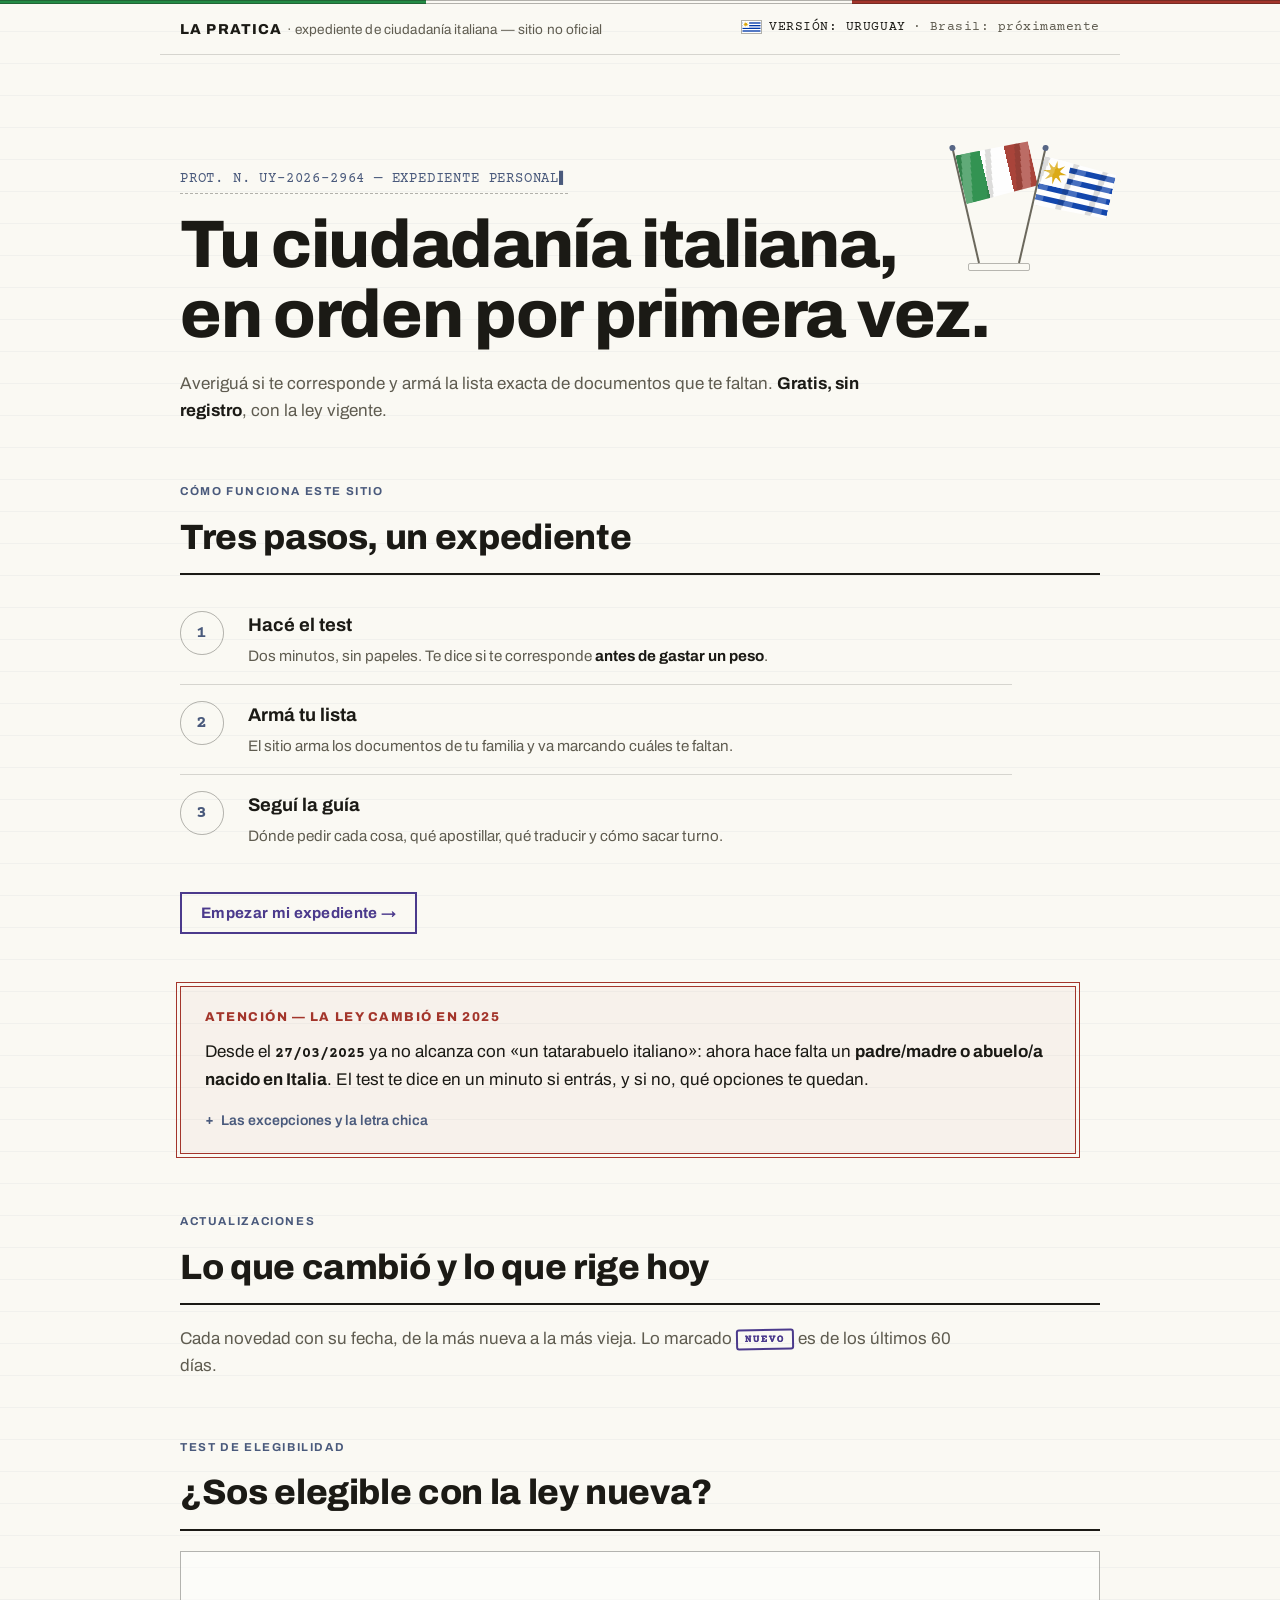
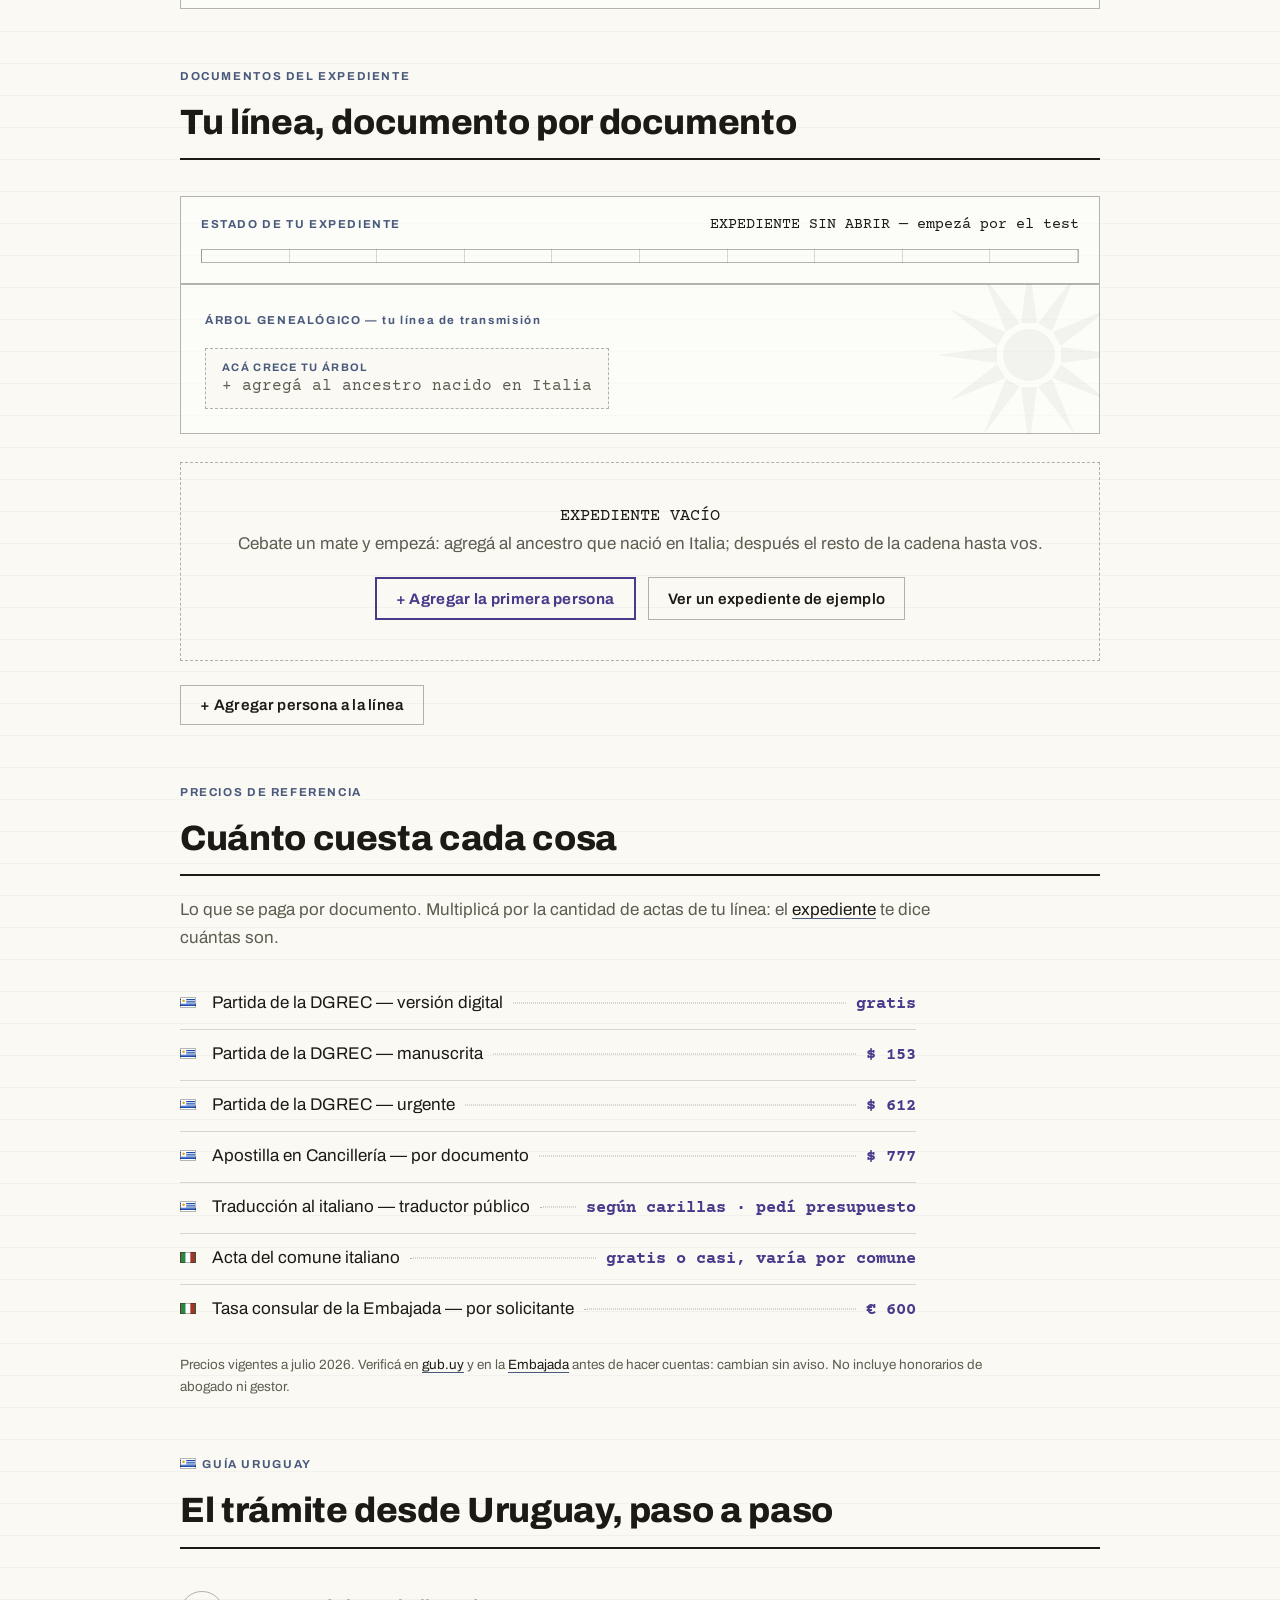
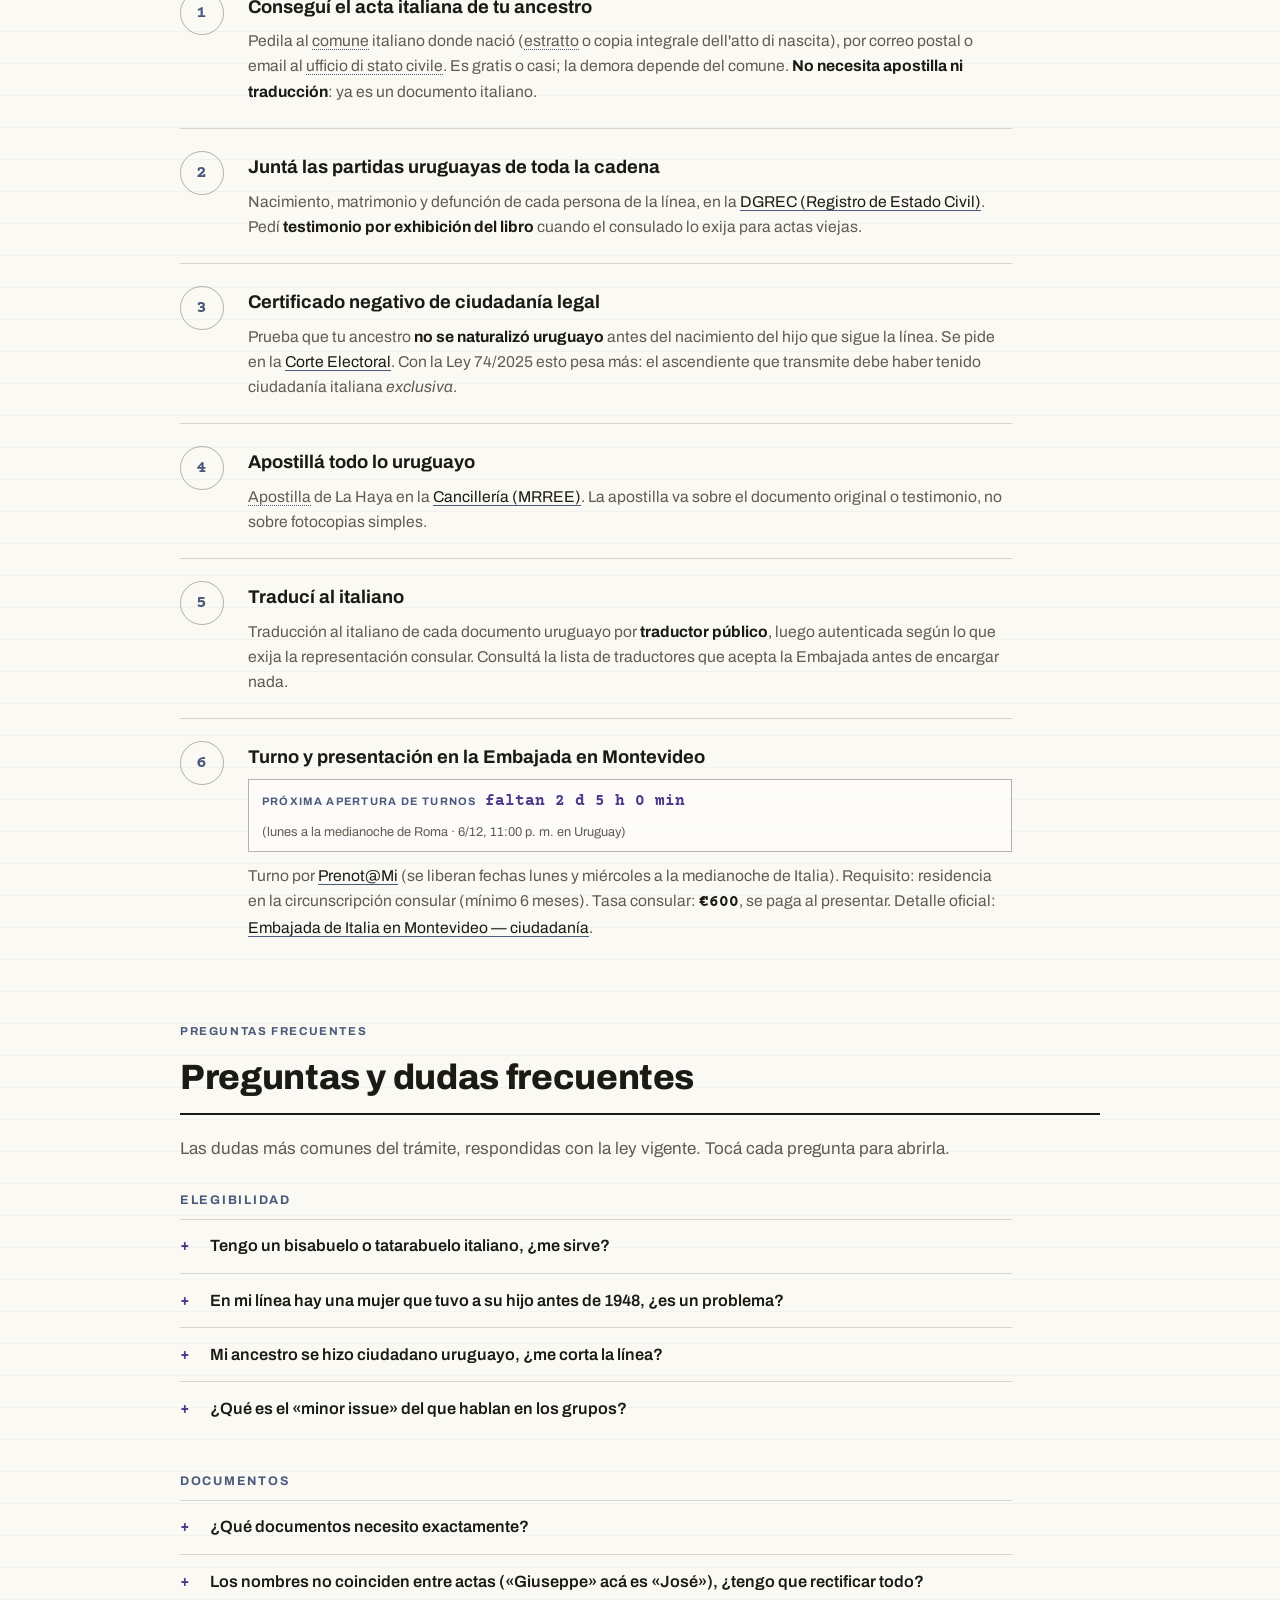
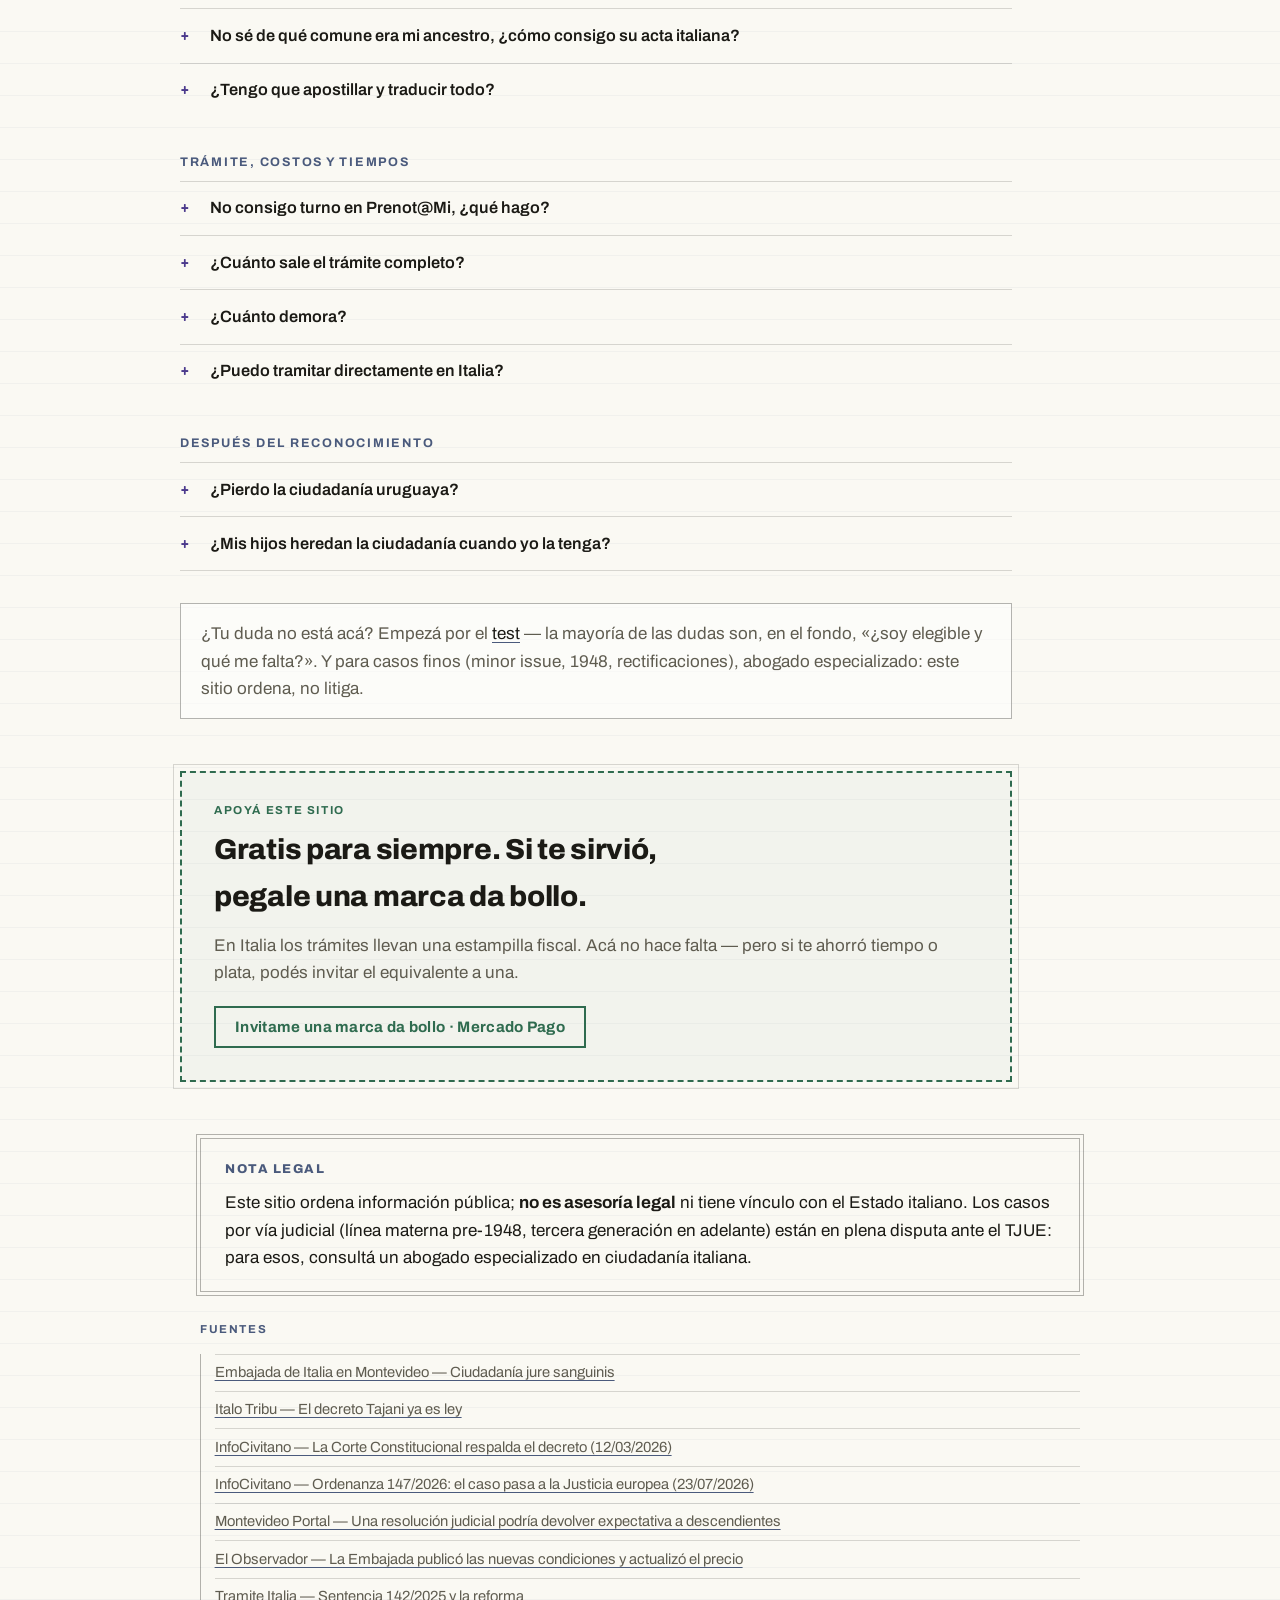
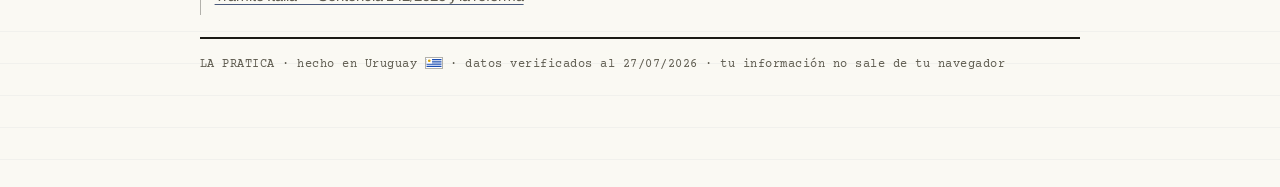
<file: src/secciones.html>
<!doctype html>
<!--
THESIS: el trámite de ciudadanía es un expediente, y este sitio ES el expediente:
una pratica del registro civil italiano que el usuario completa y estampa.
Refusa el scaffold SaaS de cards con icono+título+texto y el hero-metric.

OWN-WORLD: papel de formulario #FAF9F3, fincature hairline, labels preimpresos
azul-grisáceo (Archivo caps), datos dactilografiados (Courier Prime), sellos de
goma violeta/verde/rojo con rotación leve. Tricolor solo como filete fino.

STORY: llego perdido → el test me dice si soy elegible bajo la Ley 74/2025 →
armo mi línea de ancestros → veo exactamente qué acta falta, cuál apostillar,
cuál traducir → sigo la guía Uruguay con fuentes oficiales.

FIRST VIEWPORT: intestazione con filete tricolor y protocolo tipeado, título
grande, riepilogo de progreso como regla, dos acciones: test y fascicolo.

FORM: modulística del registro civil italiano; índice 4 de mi lista ordenada;
staging propio (formulario secuencial, no light-table); seed 94ee5aff.
-->
<html lang="es">
<head>
<meta charset="utf-8">
<meta name="viewport" content="width=device-width, initial-scale=1">
<title>La Pratica — Tracker de ciudadanía italiana por descendencia · Uruguay</title>
<meta name="description" content="Test de elegibilidad bajo la Ley 74/2025, tracker de documentos (apostillas y traducciones incluidas) y guía completa del trámite de ciudadanía italiana desde Uruguay.">
<link rel="preconnect" href="https://fonts.googleapis.com">
<link rel="preconnect" href="https://fonts.gstatic.com" crossorigin>
<link href="https://fonts.googleapis.com/css2?family=Archivo:wght@400;500;600;700;800&family=Courier+Prime:wght@400;700&display=swap" rel="stylesheet">
<link rel="stylesheet" href="styles.css">
<link rel="icon" href="data:image/svg+xml,<svg xmlns='http://www.w3.org/2000/svg' viewBox='0 0 100 100'><rect width='33' height='100' fill='%23238B45'/><rect x='33' width='34' height='100' fill='%23FAF9F3'/><rect x='67' width='33' height='100' fill='%23A3352B'/></svg>">
</head>
<body>

<header class="testata">
  <div class="tricolore" aria-hidden="true"></div>
  <div class="testata-riga">
    <p class="marchio">LA PRATICA <span class="marchio-sub">· expediente de ciudadanía italiana — sitio no oficial</span></p>
    <p class="paese mono"><svg class="bandiera" viewBox="0 0 27 18" aria-label="Bandera de Uruguay" role="img"><rect width="27" height="18" fill="#fff"/><g fill="#0038A8"><rect y="2" width="27" height="2"/><rect y="6" width="27" height="2"/><rect y="10" width="27" height="2"/><rect y="14" width="27" height="2"/></g><rect width="10" height="10" fill="#fff"/><g transform="translate(5,5)" fill="#D9A404"><g id="rayos"><path d="M0-4.6 L.5-1.5 L-.5-1.5 Z"/><path d="M0-4.6 L.5-1.5 L-.5-1.5 Z" transform="rotate(45)"/><path d="M0-4.6 L.5-1.5 L-.5-1.5 Z" transform="rotate(90)"/><path d="M0-4.6 L.5-1.5 L-.5-1.5 Z" transform="rotate(135)"/><path d="M0-4.6 L.5-1.5 L-.5-1.5 Z" transform="rotate(180)"/><path d="M0-4.6 L.5-1.5 L-.5-1.5 Z" transform="rotate(225)"/><path d="M0-4.6 L.5-1.5 L-.5-1.5 Z" transform="rotate(270)"/><path d="M0-4.6 L.5-1.5 L-.5-1.5 Z" transform="rotate(315)"/></g><circle r="2.1"/></g></svg> VERSIÓN: URUGUAY <span class="paese-prossimo">· Brasil: próximamente</span></p>
  </div>
</header>

<main>

<!-- ══════════ INTESTAZIONE / HERO ══════════ -->
<section class="hero" aria-labelledby="hero-titolo">
  <div class="scrivania" id="scrivania" aria-hidden="true">
    <div class="asta asta-it"><span class="drappo drappo-it"></span></div>
    <div class="asta asta-uy"><span class="drappo drappo-uy"></span></div>
    <span class="peana"></span>
  </div>
  <p class="protocollo mono" id="protocollo" aria-live="off">PROT. N. —</p>
  <h1 id="hero-titolo">Tu ciudadanía italiana,<br>en orden por primera vez.</h1>
  <p class="hero-sotto">Averiguá si te corresponde y armá la lista exacta de documentos que te faltan.
  <strong>Gratis, sin registro</strong>, con la ley vigente.</p>

</section>

<!-- ══════════ ISTRUZIONI — CÓMO FUNCIONA ══════════ -->
<section class="modulo" aria-labelledby="come-titolo">
  <div class="modulo-intestazione">
    <span class="etichetta">CÓMO FUNCIONA ESTE SITIO</span>
    <h2 id="come-titolo">Tres pasos, un expediente</h2>
  </div>
  <ol class="passi passi-breves">
    <li class="passo">
      <h3>Hacé el test</h3>
      <p>Dos minutos, sin papeles. Te dice si te corresponde <strong>antes de gastar un peso</strong>.</p>
    </li>
    <li class="passo">
      <h3>Armá tu lista</h3>
      <p>El sitio arma los documentos de tu familia y va marcando cuáles te faltan.</p>
    </li>
    <li class="passo">
      <h3>Seguí la guía</h3>
      <p>Dónde pedir cada cosa, qué apostillar, qué traducir y cómo sacar turno.</p>
    </li>
  </ol>

  <div class="hero-azioni istruzioni-azione">
    <a class="bottone bottone-timbro" href="mi-expediente.html">Empezar mi expediente →</a>
  </div>
</section>

<!-- ══════════ AVVISO LEY 74/2025 ══════════ -->
<section class="modulo" aria-labelledby="avviso-titolo">
  <div class="avviso">
    <p class="avviso-capo" id="avviso-titolo">ATENCIÓN — LA LEY CAMBIÓ EN 2025</p>
    <p>Desde el <strong class="mono">27/03/2025</strong> ya no alcanza con «un tatarabuelo italiano»:
    ahora hace falta un <strong>padre/madre o abuelo/a nacido en Italia</strong>. El test te dice
    en un minuto si entrás, y si no, qué opciones te quedan.</p>
    <details class="mas">
      <summary>Las excepciones y la letra chica</summary>
      <p>También entrás si tu padre o madre, ya siendo ciudadano italiano, vivió legalmente en Italia
      dos años seguidos antes de que nacieras. Y si presentaste la solicitud o tenías turno con la
      documentación pronta antes del 27/03/2025, seguís con las reglas viejas, sin límite de generaciones.
      La cronología completa y las novedades están en
      <a href="ley-74-2025.html#actualizaciones">Actualizaciones</a>.</p>
    </details>
  </div>
</section>

<!-- ══════════ BOLLETTINO — ACTUALIZACIONES ══════════ -->
<section class="modulo" id="actualizaciones" aria-labelledby="bollettino-titolo">
  <div class="modulo-intestazione">
    <span class="etichetta">ACTUALIZACIONES</span>
    <h2 id="bollettino-titolo">Lo que cambió y lo que rige hoy</h2>
  </div>
  <p class="modulo-nota">Cada novedad con su fecha, de la más nueva a la más vieja. Lo marcado
  <span class="timbro timbro-obtenida timbro-inline">NUEVO</span> es de los últimos 60 días.</p>
  <div id="bollettino-lista"></div>
</section>

<!-- ══════════ MOD. A — TEST DE ELEGIBILIDAD ══════════ -->
<section class="modulo" id="test" aria-labelledby="test-titolo">
  <div class="modulo-intestazione">
    <span class="etichetta">TEST DE ELEGIBILIDAD</span>
    <h2 id="test-titolo">¿Sos elegible con la ley nueva?</h2>
  </div>
  <div class="quadro" id="quiz">
    <!-- JS renderea las preguntas acá -->
  </div>
</section>

<!-- ══════════ FASCICOLO — TRACKER ══════════ -->
<section class="modulo" id="fascicolo" aria-labelledby="fascicolo-titolo">
  <div class="modulo-intestazione">
    <span class="etichetta">DOCUMENTOS DEL EXPEDIENTE</span>
    <h2 id="fascicolo-titolo">Tu línea, documento por documento</h2>
    <p class="print-solo mono" id="print-testata"></p>
  </div>
  <div class="riepilogo" id="riepilogo">
    <div class="riepilogo-testa">
      <span class="etichetta">ESTADO DE TU EXPEDIENTE</span>
      <span class="mono riepilogo-count" id="riepilogo-count">0 / 0 documentos listos</span>
    </div>
    <div class="regola" role="progressbar" aria-label="Progreso del expediente" aria-valuemin="0" aria-valuemax="100" aria-valuenow="0" id="regola">
      <div class="regola-fill" id="regola-fill"></div>
    </div>
  </div>

  <div id="demo-avviso"></div>

  <div id="diligenza"></div>

  <div class="albero-quadro">
    <span class="etichetta">ÁRBOL GENEALÓGICO — tu línea de transmisión</span>
    <div id="albero"></div>
  </div>

  <div id="persone"></div>

  <div class="fascicolo-azioni">
    <button class="bottone" id="agg-persona" type="button">+ Agregar persona a la línea</button>
  </div>
</section>

<!-- ══════════ COMPUTO — CALCULADORA DE COSTOS ══════════ -->
<section class="modulo" id="costi" aria-labelledby="costi-titolo">
  <div class="modulo-intestazione">
    <span class="etichetta">PRECIOS DE REFERENCIA</span>
    <h2 id="costi-titolo">Cuánto cuesta cada cosa</h2>
  </div>
  <p class="modulo-nota">Lo que se paga por documento. Multiplicá por la cantidad de actas de tu línea:
  el <a href="mi-expediente.html">expediente</a> te dice cuántas son.</p>

  <ul class="tariffario">
    <li class="origine-uy">
      <span class="tar-concepto">Partida de la DGREC — versión digital</span>
      <span class="tar-punteado" aria-hidden="true"></span>
      <span class="tar-precio mono">gratis</span>
    </li>
    <li class="origine-uy">
      <span class="tar-concepto">Partida de la DGREC — manuscrita</span>
      <span class="tar-punteado" aria-hidden="true"></span>
      <span class="tar-precio mono">$ 153</span>
    </li>
    <li class="origine-uy">
      <span class="tar-concepto">Partida de la DGREC — urgente</span>
      <span class="tar-punteado" aria-hidden="true"></span>
      <span class="tar-precio mono">$ 612</span>
    </li>
    <li class="origine-uy">
      <span class="tar-concepto">Apostilla en Cancillería — por documento</span>
      <span class="tar-punteado" aria-hidden="true"></span>
      <span class="tar-precio mono">$ 777</span>
    </li>
    <li class="origine-uy">
      <span class="tar-concepto">Traducción al italiano — traductor público</span>
      <span class="tar-punteado" aria-hidden="true"></span>
      <span class="tar-precio mono">según carillas · pedí presupuesto</span>
    </li>
    <li class="origine-it">
      <span class="tar-concepto">Acta del comune italiano</span>
      <span class="tar-punteado" aria-hidden="true"></span>
      <span class="tar-precio mono">gratis o casi, varía por comune</span>
    </li>
    <li class="origine-it">
      <span class="tar-concepto">Tasa consular de la Embajada — por solicitante</span>
      <span class="tar-punteado" aria-hidden="true"></span>
      <span class="tar-precio mono">€ 600</span>
    </li>
  </ul>

  <p class="computo-nota">Precios vigentes a julio 2026. Verificá en
  <a href="https://www.gub.uy/tramites/solicitud-partidas-nacimiento" rel="noopener">gub.uy</a> y en la
  <a href="https://ambmontevideo.esteri.it/es/servizi-consolari-e-visti/servizi-per-il-cittadino-straniero/ciudadania/" rel="noopener">Embajada</a>
  antes de hacer cuentas: cambian sin aviso. No incluye honorarios de abogado ni gestor.</p>
</section>

<!-- ══════════ GUÍA URUGUAY ══════════ -->
<section class="modulo" id="guia" aria-labelledby="guia-titolo">
  <div class="modulo-intestazione">
    <span class="etichetta origine-uy">GUÍA URUGUAY</span>
    <h2 id="guia-titolo">El trámite desde Uruguay, paso a paso</h2>
  </div>

  <ol class="passi">
    <li class="passo">
      <h3>Conseguí el acta italiana de tu ancestro</h3>
      <p>Pedila al <span class="termine" tabindex="0" data-def="Municipio italiano. Es la oficina que guarda el acta de nacimiento de tu ancestro y la única que puede emitirla.">comune</span>
      italiano donde nació (<span class="termine" tabindex="0" data-def="Extracto del acta. El «estratto per riassunto» resume el acta; la «copia integrale» la reproduce entera. Para ciudadanía pedí la integrale si podés.">estratto</span>
      o copia integrale dell'atto di nascita),
      por correo postal o email al <span class="termine" tabindex="0" data-def="Oficina de estado civil del comune: el equivalente italiano de nuestro Registro Civil.">ufficio di stato civile</span>. Es gratis o casi; la demora depende del comune.
      <strong>No necesita apostilla ni traducción</strong>: ya es un documento italiano.</p>
    </li>
    <li class="passo">
      <h3>Juntá las partidas uruguayas de toda la cadena</h3>
      <p>Nacimiento, matrimonio y defunción de cada persona de la línea, en la
      <a href="https://www.gub.uy/tramites/partidas-testimonios-partidas-registro-estado-civil" rel="noopener">DGREC (Registro de Estado Civil)</a>.
      Pedí <strong>testimonio por exhibición del libro</strong> cuando el consulado lo exija para actas viejas.</p>
    </li>
    <li class="passo">
      <h3>Certificado negativo de ciudadanía legal</h3>
      <p>Prueba que tu ancestro <strong>no se naturalizó uruguayo</strong> antes del nacimiento del hijo que sigue la línea.
      Se pide en la <a href="https://www.gub.uy/corte-electoral/" rel="noopener">Corte Electoral</a>.
      Con la Ley 74/2025 esto pesa más: el ascendiente que transmite debe haber tenido ciudadanía italiana <em>exclusiva</em>.</p>
    </li>
    <li class="passo">
      <h3>Apostillá todo lo uruguayo</h3>
      <p><span class="termine" tabindex="0" data-def="Sello internacional que certifica que un documento público uruguayo es auténtico, para que Italia lo acepte sin más trámites. Se pone en Cancillería.">Apostilla</span>
      de La Haya en la <a href="https://www.gub.uy/tramites/apostilla-documentos" rel="noopener">Cancillería (MRREE)</a>.
      La apostilla va sobre el documento original o testimonio, no sobre fotocopias simples.</p>
    </li>
    <li class="passo">
      <h3>Traducí al italiano</h3>
      <p>Traducción al italiano de cada documento uruguayo por <strong>traductor público</strong>,
      luego autenticada según lo que exija la representación consular. Consultá la lista de traductores
      que acepta la Embajada antes de encargar nada.</p>
    </li>
    <li class="passo">
      <h3>Turno y presentación en la Embajada en Montevideo</h3>
      <p class="turno-conto" id="turno-conto" aria-live="polite"></p>
      <p>Turno por <a href="https://prenotami.esteri.it" rel="noopener">Prenot@Mi</a>
      (se liberan fechas lunes y miércoles a la medianoche de Italia).
      Requisito: residencia en la circunscripción consular (mínimo 6 meses).
      Tasa consular: <strong class="mono">€600</strong>, se paga al presentar.
      Detalle oficial: <a href="https://ambmontevideo.esteri.it/es/servizi-consolari-e-visti/servizi-per-il-cittadino-straniero/ciudadania/" rel="noopener">Embajada de Italia en Montevideo — ciudadanía</a>.</p>
    </li>
  </ol>
</section>

<!-- ══════════ ALLEGATO 2 — CONSULTORIO / FAQ ══════════ -->
<section class="modulo" id="consultorio" aria-labelledby="faq-titolo">
  <div class="modulo-intestazione">
    <span class="etichetta">PREGUNTAS FRECUENTES</span>
    <h2 id="faq-titolo">Preguntas y dudas frecuentes</h2>
  </div>
  <p class="modulo-nota">Las dudas más comunes del trámite, respondidas con la ley vigente. Tocá cada pregunta para abrirla.</p>

  <h3 class="faq-grupo">Elegibilidad</h3>

  <details class="quesito">
    <summary>Tengo un bisabuelo o tatarabuelo italiano, ¿me sirve?</summary>
    <div class="quesito-risposta">
      <p>Por la vía consular, hoy no: la Ley 74/2025 limitó el reconocimiento automático a padre/madre o abuelo/a
      nacido en Italia. Excepciones: solicitud o turno con documentación antes del 27/03/2025, o padre/madre que residió
      legalmente en Italia 2 años antes de tu nacimiento. Ojo: el Tribunal de Justicia de la UE está revisando la
      retroactividad de esta restricción (ver <a href="ley-74-2025.html#actualizaciones">Actualizaciones</a>) — si cae, las generaciones
      excluidas podrían volver a entrar. <a href="mi-expediente.html">Hacé el test</a> para ver tu caso exacto, y guardá los documentos igual.</p>
    </div>
  </details>

  <details class="quesito">
    <summary>En mi línea hay una mujer que tuvo a su hijo antes de 1948, ¿es un problema?</summary>
    <div class="quesito-risposta">
      <p>Es el famoso «caso 1948»: hasta esa fecha la ley italiana no dejaba transmitir la ciudadanía por vía materna,
      y el consulado no puede reconocer esas líneas. Se resuelven solo por <strong>vía judicial</strong> en Italia,
      con abogado y sin necesidad de viajar (te lo explicamos entero en <a href="caso-1948.html">el caso 1948</a>). Desde 2009 los tribunales las vienen aceptando; con la reforma de 2025
      el panorama judicial está en revisión (TJUE pendiente): consultá un estudio especializado antes de gastar.</p>
    </div>
  </details>

  <details class="quesito">
    <summary>Mi ancestro se hizo ciudadano uruguayo, ¿me corta la línea?</summary>
    <div class="quesito-risposta">
      <p>Depende del <strong>cuándo</strong>: si obtuvo la ciudadanía legal uruguaya <strong>antes</strong> del nacimiento
      del hijo que sigue la línea, la transmisión se corta. Si fue después, la línea sobrevive (régimen clásico).
      Esto se prueba con el <strong>certificado de la Corte Electoral</strong>, que dice si adquirió la ciudadanía y en qué fecha.
      Con la Ley 74/2025 el punto pesa más todavía: la ley exige que el ascendiente que transmite haya sido
      <em>exclusivamente</em> italiano. Y un dato duro: naturalizaciones anteriores a 1912 cortan la línea sin remedio.</p>
    </div>
  </details>

  <details class="quesito">
    <summary>¿Qué es el «minor issue» del que hablan en los grupos?</summary>
    <div class="quesito-risposta">
      <p>Es el caso donde el ancestro se naturalizó extranjero cuando su hijo (el que sigue la línea) era
      <strong>menor de edad</strong>. Desde 2022-2023 se interpretaba que ese menor había perdido la ciudadanía
      junto con el padre, y miles de expedientes quedaron trabados.</p>
      <p><strong>Se resolvió el 26/07/2026:</strong> la Casación en Secciones Unidas (sentencia 24045/2026)
      falló que el menor <em>no</em> pierde la ciudadanía italiana si ya tenía la del país donde nació desde el
      nacimiento — que es el caso de cualquiera nacido en Uruguay. Los detalles y qué hacer si te rebotaron un
      trámite por esto, en <a href="minor-issue.html">la página del minor issue</a>.</p>
    </div>
  </details>

  <h3 class="faq-grupo">Documentos</h3>

  <details class="quesito">
    <summary>¿Qué documentos necesito exactamente?</summary>
    <div class="quesito-risposta">
      <p>Regla general: <strong>nacimiento, matrimonio y defunción (si falleció) de cada persona de la línea</strong>,
      más el acta italiana del ancestro y su certificado negativo de la Corte Electoral. El
      <a href="mi-expediente.html">expediente</a> te arma la lista por persona automáticamente y te marca qué apostillar
      y qué traducir — para eso existe este sitio.</p>
    </div>
  </details>

  <details class="quesito">
    <summary>Los nombres no coinciden entre actas («Giuseppe» acá es «José»), ¿tengo que rectificar todo?</summary>
    <div class="quesito-risposta">
      <p>La duda más repetida de todas. Discrepancias menores (traducciones de nombre, un apellido con una letra cambiada)
      en general pasan; errores graves de fechas, lugares o identidad pueden exigir <strong>rectificación de partida</strong>
      ante el Registro de Estado Civil o por vía judicial uruguaya. Truco que recomiendan hasta los gestores: pedí el
      certificado de la Corte Electoral con <strong>todas las variantes del nombre</strong> del ancestro — funciona de
      comodín para demostrar que es la misma persona. Ante la duda, consultá antes de rectificar: rectificar lleva tiempo.</p>
    </div>
  </details>

  <details class="quesito">
    <summary>No sé de qué comune era mi ancestro, ¿cómo consigo su acta italiana?</summary>
    <div class="quesito-risposta">
      <p>Pistas habituales: su partida de matrimonio o defunción uruguaya (suele citar el lugar de nacimiento),
      papeles familiares, y dos herramientas gratuitas: el
      <a href="https://antenati.cultura.gov.it/" rel="noopener">Portale Antenati</a> (archivos digitalizados del estado civil italiano)
      y <a href="https://www.familysearch.org/" rel="noopener">FamilySearch</a>. Ubicado el comune, le pedís el estratto
      al ufficio di stato civile por email o correo: tenemos el
      <a href="acta-comune.html">modelo de email en italiano</a> listo para copiar.</p>
    </div>
  </details>

  <details class="quesito">
    <summary>¿Tengo que apostillar y traducir todo?</summary>
    <div class="quesito-risposta">
      <p>Todo lo <strong>uruguayo</strong>: apostilla en Cancillería (MRREE) + traducción al italiano por traductor público.
      Lo emitido en <strong>Italia</strong> no lleva nada. El expediente ya te marca esto documento por documento.</p>
    </div>
  </details>

  <h3 class="faq-grupo">Trámite, costos y tiempos</h3>

  <details class="quesito">
    <summary>No consigo turno en Prenot@Mi, ¿qué hago?</summary>
    <div class="quesito-risposta">
      <p>Las fechas se liberan los <strong>lunes y miércoles a la medianoche de Italia</strong> y vuelan.
      Guardá evidencia de tus intentos (capturas con fecha): la «demanda por falta de turno» ante los tribunales
      italianos existe como vía cuando el consulado no da citas en tiempos razonables. Y verificá que tu registro
      en Prenot@Mi tenga tus datos completos antes de que se abran las fechas.</p>
    </div>
  </details>

  <details class="quesito">
    <summary>¿Cuánto sale el trámite completo?</summary>
    <div class="quesito-risposta">
      <p>Lo fijo: <strong>€600 de tasa consular</strong> por solicitante. Lo variable: partidas de la DGREC,
      apostillas y traducciones — depende de cuántas actas tenga tu línea (por eso conviene armar el expediente primero
      y contar). La vía judicial suma honorarios de abogado en Italia. Desconfiá de cifras cerradas
      «todo incluido» sin ver tu caso.</p>
    </div>
  </details>

  <details class="quesito">
    <summary>¿Cuánto demora?</summary>
    <div class="quesito-risposta">
      <p>Nadie serio te da un plazo exacto: depende del comune (semanas a meses para el acta), de conseguir turno,
      y de la carga del consulado. Pensá en <strong>meses para juntar documentos</strong> y de ahí en más según la vía.
      Lo que sí podés controlar: tener el expediente completo antes del turno, que es la causa n.º 1 de rebotes.</p>
    </div>
  </details>

  <details class="quesito">
    <summary>¿Puedo tramitar directamente en Italia?</summary>
    <div class="quesito-risposta">
      <p>Sí: fijando <strong>residencia real</strong> en un comune italiano (alta anagráfica, verificación de los vigili)
      y presentando ahí el mismo expediente. Suele ser más rápido que esperar turno consular, pero exige vivir en Italia
      durante el trámite. Los límites de la Ley 74/2025 aplican igual.
      Comparamos las tres opciones en <a href="vias.html">consulado, tribunal o mudarse</a>.</p>
    </div>
  </details>

  <h3 class="faq-grupo">Después del reconocimiento</h3>

  <details class="quesito">
    <summary>¿Pierdo la ciudadanía uruguaya?</summary>
    <div class="quesito-risposta">
      <p>No. La nacionalidad uruguaya no se pierde por adquirir otra, e Italia admite la doble ciudadanía.
      Vas a ser uruguayo e italiano (y ciudadano de la UE) a la vez.
      Lo que viene después está en <a href="despues.html">AIRE, pasaporte y familia</a>.</p>
    </div>
  </details>

  <details class="quesito">
    <summary>¿Mis hijos heredan la ciudadanía cuando yo la tenga?</summary>
    <div class="quesito-risposta">
      <p>Los hijos <strong>menores</strong> tienen un procedimiento propio ante la Embajada, y la reforma de 2025
      también lo tocó (declaraciones de voluntad y requisitos nuevos): mirá la página de
      <a href="https://ambmontevideo.esteri.it/es/servizi-consolari-e-visti/servizi-per-il-cittadino-italiano/cittadinanza-figli-minorenni/" rel="noopener">ciudadanía de hijos menores</a>
      de la Embajada, y el resumen en <a href="despues.html">qué sigue después del reconocimiento</a>.
      Para hijos futuros nacidos fuera de Italia, la ley nueva también puso condiciones — no des por
      automática la transmisión infinita que existía antes.</p>
    </div>
  </details>

  <p class="faq-coda">¿Tu duda no está acá? Empezá por el <a href="mi-expediente.html">test</a> — la mayoría de las
  dudas son, en el fondo, «¿soy elegible y qué me falta?». Y para casos finos
  (minor issue, 1948, rectificaciones), abogado especializado: este sitio ordena, no litiga.</p>
</section>

<!-- ══════════ SOSTIENI — DONACIONES ══════════ -->
<section class="modulo" id="sostieni" aria-labelledby="dona-titolo" hidden>
  <div class="dona">
    <p class="etichetta">APOYÁ ESTE SITIO</p>
    <h2 id="dona-titolo" class="dona-titolo">Gratis para siempre. Si te sirvió, pegale una marca da bollo.</h2>
    <p class="dona-testo">En Italia los trámites llevan una estampilla fiscal. Acá no hace falta —
    pero si te ahorró tiempo o plata, podés invitar el equivalente a una.</p>
    <div class="dona-azioni" id="dona-azioni"></div>
  </div>
</section>

<!-- ══════════ FONTI + DISCLAIMER ══════════ -->
<footer class="chiusura">
  <div class="avviso avviso-neutro">
    <p class="avviso-capo">NOTA LEGAL</p>
    <p>Este sitio ordena información pública; <strong>no es asesoría legal</strong> ni tiene vínculo con el Estado italiano.
    Los casos por vía judicial (línea materna pre-1948, tercera generación en adelante) están en plena disputa ante el TJUE:
    para esos, consultá un abogado especializado en ciudadanía italiana.</p>
  </div>
  <div class="fonti">
    <span class="etichetta">FUENTES</span>
    <ul>
      <li><a href="https://ambmontevideo.esteri.it/es/servizi-consolari-e-visti/servizi-per-il-cittadino-straniero/ciudadania/" rel="noopener">Embajada de Italia en Montevideo — Ciudadanía jure sanguinis</a></li>
      <li><a href="https://www.italotribu.org/ciudadania-italiana/decreto-tajani-ya-es-ley-nuevas-reglas-para-la-ciudadania-italiana-por-descendencia/" rel="noopener">Italo Tribu — El decreto Tajani ya es ley</a></li>
      <li><a href="https://infocivitano.com/2026/03/12/urgente-corte-constitucional-11-marzo/" rel="noopener">InfoCivitano — La Corte Constitucional respalda el decreto (12/03/2026)</a></li>
      <li><a href="https://infocivitano.com/2026/07/23/ciudadania-italiana-corte-147-2026/" rel="noopener">InfoCivitano — Ordenanza 147/2026: el caso pasa a la Justicia europea (23/07/2026)</a></li>
      <li><a href="https://www.montevideo.com.uy/Noticias/Ciudadania-italiana-una-resolucion-judicial-podria-devolver-expectativa-de-descendientes-uc969485" rel="noopener">Montevideo Portal — Una resolución judicial podría devolver expectativa a descendientes</a></li>
      <li><a href="https://www.elobservador.com.uy/nacional/la-embajada-italia-uruguay-publico-las-nuevas-condiciones-acceder-la-ciudadania-italiana-y-actualizo-el-precio-n5992820" rel="noopener">El Observador — La Embajada publicó las nuevas condiciones y actualizó el precio</a></li>
      <li><a href="https://tramiteitalia.com/es/blog/sentencia-no-1422025-del-tribunal-constitucional-y-reforma-de-la-ciudadania-ley-742025" rel="noopener">Tramite Italia — Sentencia 142/2025 y la reforma</a></li>
    </ul>
  </div>
  <p class="firma mono">LA PRATICA · hecho en Uruguay <svg class="bandiera bandiera-firma" viewBox="0 0 27 18" aria-hidden="true"><rect width="27" height="18" fill="#fff"/><g fill="#0038A8"><rect y="2" width="27" height="2"/><rect y="6" width="27" height="2"/><rect y="10" width="27" height="2"/><rect y="14" width="27" height="2"/></g><rect width="10" height="10" fill="#fff"/><g transform="translate(5,5)" fill="#D9A404"><circle r="2.4"/></g></svg> · datos verificados al 27/07/2026 · tu información no sale de tu navegador</p>
</footer>

</main>

<script src="app.js"></script>
</body>
</html>
</file>
<file: src/styles.css>
/* La Pratica — modulística del registro civil italiano */

:root {
  --carta: #FAF9F3;
  --ink: #1B1A15;
  --muted: #5F5C50;
  --fincatura: rgba(27, 26, 21, .16);
  --fincatura-forte: rgba(27, 26, 21, .32);
  --modulo: #4A5A7C;
  --timbro: #4B3A8C;
  --timbro-ok: #2F6B4F;
  --avviso: #A3352B;
  --verde-it: #238B45;
  --font-ui: "Archivo", system-ui, sans-serif;
  --font-mono: "Courier Prime", "Courier New", monospace;
}

* { margin: 0; padding: 0; box-sizing: border-box; }

html { scroll-behavior: smooth; }

body {
  background: var(--carta);
  color: var(--ink);
  font-family: var(--font-ui);
  font-size: 1.0625rem;
  line-height: 1.6;
  /* rayado de formulario, muy tenue */
  background-image: repeating-linear-gradient(
    to bottom,
    transparent 0, transparent 31px,
    rgba(74, 90, 124, .05) 31px, rgba(74, 90, 124, .05) 32px
  );
}

.mono { font-family: var(--font-mono); }

a { color: var(--ink); text-underline-offset: 3px; text-decoration-color: var(--modulo); }
a:hover { color: var(--modulo); }

:focus-visible { outline: 2px solid var(--timbro); outline-offset: 2px; }

/* ── Testata ── */
.tricolore {
  height: 4px;
  background: linear-gradient(to right,
    var(--verde-it) 0 33.3%, var(--carta) 33.3% 66.6%, var(--avviso) 66.6% 100%);
  border-block: 1px solid var(--fincatura-forte);
}

.testata-riga {
  display: flex; justify-content: space-between; align-items: baseline; gap: 1rem;
  max-width: 60rem; margin: 0 auto; padding: .8rem 1.25rem;
  border-bottom: 1px solid var(--fincatura);
  flex-wrap: wrap;
}

.marchio { font-weight: 800; letter-spacing: .08em; font-size: .9rem; }
.marchio-sub { font-weight: 400; letter-spacing: .01em; color: var(--muted); font-size: .85rem; }
.paese { font-size: .8rem; letter-spacing: .04em; display: inline-flex; align-items: center; gap: .45rem; }

.bandiera {
  width: 21px; height: 14px;
  border: 1px solid var(--fincatura-forte);
  display: inline-block;
  flex: none;
}
.bandiera-firma { width: 18px; height: 12px; vertical-align: -2px; }

/* chips de origen: bandera uruguaya / tricolor italiano */
.origine-uy::before, .origine-it::before {
  content: "";
  display: inline-block;
  width: 14px; height: 9px;
  margin-right: .4rem;
  vertical-align: -1px;
  border: 1px solid var(--fincatura-forte);
  background-size: cover;
}
.origine-uy::before {
  background-image: url("data:image/svg+xml,%3Csvg xmlns='http://www.w3.org/2000/svg' viewBox='0 0 27 18'%3E%3Crect width='27' height='18' fill='%23fff'/%3E%3Cg fill='%230038A8'%3E%3Crect y='2' width='27' height='2'/%3E%3Crect y='6' width='27' height='2'/%3E%3Crect y='10' width='27' height='2'/%3E%3Crect y='14' width='27' height='2'/%3E%3C/g%3E%3Crect width='10' height='10' fill='%23fff'/%3E%3Ccircle cx='5' cy='5' r='2.4' fill='%23D9A404'/%3E%3C/svg%3E");
}
.origine-it::before {
  background-image: url("data:image/svg+xml,%3Csvg xmlns='http://www.w3.org/2000/svg' viewBox='0 0 27 18'%3E%3Crect width='9' height='18' fill='%23238B45'/%3E%3Crect x='9' width='9' height='18' fill='%23fff'/%3E%3Crect x='18' width='9' height='18' fill='%23A3352B'/%3E%3C/svg%3E");
}
.paese-prossimo { color: var(--muted); }

/* ── Layout ── */
main { max-width: 60rem; margin: 0 auto; padding: 0 1.25rem 4rem; }

section { margin-top: 3.25rem; }
section[id] { scroll-margin-top: 3.75rem; } /* el índice fijo no tapa el título */

/* ── Hero ── */
.hero { padding-top: 3.5rem; position: relative; }
.hero > *:not(.scrivania) { position: relative; z-index: 1; }

/* ── Banderas de escritorio consular ── */
.scrivania {
  position: absolute;
  top: 1.5rem; right: 0;
  width: 200px; height: 140px;
  z-index: 0;
  pointer-events: none;
  opacity: .92;
}

.asta { position: absolute; bottom: 8px; width: 2px; height: 116px; background: var(--muted); transform-origin: bottom center; }
.asta::before { /* remate del asta */
  content: ""; position: absolute; top: -5px; left: -2px;
  width: 6px; height: 6px; border-radius: 50%; background: var(--modulo);
}
.asta-it { left: 78px; transform: rotate(-13deg); }
.asta-uy { left: 118px; transform: rotate(13deg); }

.peana {
  position: absolute; bottom: 0; left: 68px;
  width: 62px; height: 8px;
  background: var(--key);
  border: 1px solid var(--fincatura-forte);
  border-radius: 2px;
}

.drappo {
  position: absolute; top: 6px; left: 2px;
  width: 74px; height: 50px;
  transform-origin: left center;
  clip-path: polygon(0 0, 100% 5%, 100% 95%, 0 100%);
  box-shadow: 1px 1px 0 rgba(27, 26, 21, .18);
  animation: sventolio 3.4s ease-in-out infinite;
}
.drappo::after { /* pliegues del paño viajando con el viento */
  content: "";
  position: absolute; inset: 0;
  background: repeating-linear-gradient(100deg,
    rgba(27, 26, 21, .16) 0 6px,
    rgba(255, 255, 255, .22) 6px 15px,
    rgba(27, 26, 21, 0) 15px 30px);
  background-size: 30px 100%;
  animation: pieghe 3.4s linear infinite;
}

.drappo-it {
  background: linear-gradient(to right,
    var(--verde-it) 0 33.3%, #FFFFFF 33.3% 66.6%, var(--avviso) 66.6% 100%);
}
.drappo-uy {
  background-image: url("data:image/svg+xml,%3Csvg xmlns='http://www.w3.org/2000/svg' viewBox='0 0 27 18' preserveAspectRatio='none'%3E%3Crect width='27' height='18' fill='%23fff'/%3E%3Cg fill='%230038A8'%3E%3Crect y='2' width='27' height='2'/%3E%3Crect y='6' width='27' height='2'/%3E%3Crect y='10' width='27' height='2'/%3E%3Crect y='14' width='27' height='2'/%3E%3C/g%3E%3Crect width='10' height='10' fill='%23fff'/%3E%3Cg transform='translate(5,5)' fill='%23D9A404'%3E%3Cpath d='M0-4.4 L.6-1.6 L-.6-1.6 Z'/%3E%3Cpath d='M0-4.4 L.6-1.6 L-.6-1.6 Z' transform='rotate(45)'/%3E%3Cpath d='M0-4.4 L.6-1.6 L-.6-1.6 Z' transform='rotate(90)'/%3E%3Cpath d='M0-4.4 L.6-1.6 L-.6-1.6 Z' transform='rotate(135)'/%3E%3Cpath d='M0-4.4 L.6-1.6 L-.6-1.6 Z' transform='rotate(180)'/%3E%3Cpath d='M0-4.4 L.6-1.6 L-.6-1.6 Z' transform='rotate(225)'/%3E%3Cpath d='M0-4.4 L.6-1.6 L-.6-1.6 Z' transform='rotate(270)'/%3E%3Cpath d='M0-4.4 L.6-1.6 L-.6-1.6 Z' transform='rotate(315)'/%3E%3Ccircle r='2'/%3E%3C/g%3E%3C/svg%3E");
  background-size: 100% 100%;
  animation-delay: -1.1s;
}
.drappo-uy::after { animation-delay: -1.1s; }

@keyframes sventolio {
  0%, 100% { transform: perspective(220px) rotateY(0deg) skewY(0deg); }
  30%      { transform: perspective(220px) rotateY(-9deg) skewY(1.2deg); }
  65%      { transform: perspective(220px) rotateY(6deg) skewY(-1deg); }
}
@keyframes pieghe {
  from { background-position-x: 0; }
  to   { background-position-x: 30px; }
}

.scrivania.ferma .drappo, .scrivania.ferma .drappo::after { animation-play-state: paused; }

@media (max-width: 860px) {
  .scrivania { top: .5rem; transform: scale(.7); transform-origin: top right; opacity: .6; }
}
@media (max-width: 600px) {
  /* se retira al aire del encabezado para no pisar el protocolo */
  .scrivania { top: -2.25rem; right: -.5rem; transform: scale(.5); opacity: .5; }
}

.protocollo {
  color: var(--modulo);
  font-size: .85rem;
  letter-spacing: .06em;
  border-bottom: 1px dashed var(--fincatura-forte);
  display: inline-block;
  padding-bottom: .15rem;
  min-height: 1.4em;
}

h1 {
  font-size: clamp(2.3rem, 6vw, 4.2rem);
  font-weight: 800;
  line-height: 1.04;
  letter-spacing: -.02em;
  margin-top: 1rem;
  text-wrap: balance;
}

.hero-sotto {
  max-width: 46rem;
  margin-top: 1.25rem;
  color: var(--muted);
}
.hero-sotto strong { color: var(--ink); }

.riepilogo {
  margin-top: 2.25rem;
  border: 1px solid var(--fincatura-forte);
  padding: 1rem 1.25rem 1.25rem;
  background: rgba(255, 255, 255, .55);
}

.riepilogo-testa {
  display: flex; justify-content: space-between; align-items: baseline;
  gap: 1rem; flex-wrap: wrap; margin-bottom: .75rem;
}

.etichetta {
  font-size: .72rem;
  font-weight: 700;
  letter-spacing: .14em;
  color: var(--modulo);
}

.riepilogo-count { font-size: .95rem; }

/* barra tipo regla */
.regola {
  position: relative;
  height: 14px;
  border: 1px solid var(--fincatura-forte);
  background:
    repeating-linear-gradient(to right,
      transparent 0 calc(10% - 1px), var(--fincatura) calc(10% - 1px) 10%);
}
.regola-fill {
  height: 100%;
  width: 100%;
  background: var(--timbro);
  transform: scaleX(0);
  transform-origin: left;
  transition: transform .6s cubic-bezier(.16, 1, .3, 1);
}

.hero-azioni { display: flex; gap: .75rem; margin-top: 1.5rem; flex-wrap: wrap; }

/* ── Botones = acciones de oficina ── */
.bottone {
  display: inline-block;
  font: 600 .95rem var(--font-ui);
  letter-spacing: .02em;
  color: var(--ink);
  background: transparent;
  border: 1px solid var(--fincatura-forte);
  padding: .7rem 1.2rem;
  text-decoration: none;
  cursor: pointer;
  transition: background .15s, color .15s, border-color .15s;
}
.bottone:hover { background: var(--ink); color: var(--carta); border-color: var(--ink); }

.bottone-timbro { border: 2px solid var(--timbro); color: var(--timbro); font-weight: 700; }
.bottone-timbro:hover { background: var(--timbro); color: #fff; border-color: var(--timbro); }

.collegamento {
  background: none; border: none; cursor: pointer;
  font: 400 .85rem var(--font-ui);
  color: var(--muted);
  text-decoration: underline; text-underline-offset: 3px;
}
.collegamento:hover { color: var(--ink); }

/* ── Moduli ── */
.modulo-intestazione {
  border-bottom: 2px solid var(--ink);
  padding-bottom: .5rem;
  margin-bottom: 1.25rem;
}
.modulo-intestazione h2 {
  font-size: clamp(1.5rem, 3.4vw, 2.2rem);
  font-weight: 800;
  letter-spacing: -.01em;
  margin-top: .35rem;
}

.modulo-nota { color: var(--muted); max-width: 50rem; margin-bottom: 1.75rem; }
.modulo-nota strong { color: var(--ink); }
.modulo-nota .mono { font-size: .85em; color: var(--ink); }

/* ── Avviso (doble filete) ── */
.avviso {
  border: 1px solid var(--avviso);
  outline: 1px solid var(--avviso);
  outline-offset: 3px;
  padding: 1.25rem 1.5rem;
  background: rgba(163, 53, 43, .04);
  max-width: 56rem;
}
.avviso-capo {
  font-weight: 800; letter-spacing: .12em; font-size: .8rem;
  color: var(--avviso);
  margin-bottom: .6rem;
}
.avviso p + p { margin-top: .6rem; }
.avviso .mono { font-size: .9em; }

/* el recuadro necesita aire cuando viene después de texto corrido */
.modulo .avviso { margin-top: 1.6rem; }
.modulo .avviso:first-child { margin-top: 0; }

.avviso-neutro { border-color: var(--fincatura-forte); outline-color: var(--fincatura-forte); background: transparent; }
.avviso-neutro .avviso-capo { color: var(--modulo); }

/* ── Quiz (MOD. A) ── */
.quadro {
  border: 1px solid var(--fincatura-forte);
  background: rgba(255, 255, 255, .55);
  padding: 1.75rem;
}

.quiz-domanda { font-size: 1.25rem; font-weight: 700; max-width: 44rem; text-wrap: balance; }
.quiz-num { font: 700 .72rem var(--font-mono); color: var(--modulo); letter-spacing: .1em; }

/* progreso honesto: cuatro pasos como máximo, sin denominador inventado */
.quiz-puntos { display: flex; align-items: center; gap: .35rem; margin-bottom: .9rem; }
.quiz-puntos .punto {
  width: 26px; height: 4px;
  background: var(--fincatura);
  display: block;
}
.quiz-puntos .punto-hecho { background: var(--timbro); }
.quiz-puntos .punto-actual { background: var(--modulo); }
.quiz-puntos .quiz-num { margin-left: .5rem; }

.quiz-texto { color: var(--muted); max-width: 44rem; margin-top: .6rem; }

.quiz-promesa { list-style: none; margin: 1rem 0 1.5rem; max-width: 42rem; }
.quiz-promesa li {
  padding: .3rem 0 .3rem 1.5rem;
  position: relative;
  color: var(--muted);
  font-size: .96rem;
}
.quiz-promesa li::before {
  content: "✓";
  position: absolute; left: 0;
  color: var(--timbro-ok);
  font-family: var(--font-mono);
  font-weight: 700;
}

.quiz-ayuda { margin-top: .9rem; max-width: 44rem; }
.quiz-ayuda summary {
  cursor: pointer; list-style: none;
  font-size: .85rem; color: var(--modulo);
  text-decoration: underline; text-underline-offset: 3px;
  display: inline-block;
}
.quiz-ayuda summary::-webkit-details-marker { display: none; }
.quiz-ayuda p {
  margin-top: .5rem;
  font-size: .92rem; color: var(--muted);
  border-left: 1px solid var(--fincatura-forte);
  padding-left: .8rem;
}

.verdetto-duda {
  font-size: .9rem; color: var(--avviso);
  border-left: 1px solid var(--avviso);
  padding-left: .8rem;
}
.verdetto-pie { font-size: .88rem; color: var(--muted); margin-top: .25rem; }

/* ayuda de primer uso del fascículo */
.tip-primero {
  border: 1px solid var(--timbro);
  background: rgba(75, 58, 140, .05);
  padding: 1.1rem 1.35rem 1.25rem;
  margin-bottom: 1.5rem;
}
.tip-capo {
  font-size: .72rem; font-weight: 700; letter-spacing: .12em;
  color: var(--timbro);
  margin-bottom: .6rem;
}
.tip-pasos { margin: 0 0 .9rem 1.1rem; }
.tip-pasos li { color: var(--muted); font-size: .95rem; padding: .18rem 0; }
.tip-pasos li::marker { color: var(--timbro); font-family: var(--font-mono); font-weight: 700; }

.quiz-opzioni { display: flex; flex-direction: column; gap: .6rem; margin-top: 1.25rem; max-width: 34rem; }
.quiz-opzioni .bottone { text-align: left; }

.quiz-indietro { margin-top: 1.25rem; }

/* Verdicto con sello */
.verdetto { display: grid; gap: 1rem; }
.verdetto-timbro-riga { margin: .5rem 0 .25rem; }
.verdetto p { max-width: 46rem; }
.verdetto p strong { }
.verdetto-spiega { color: var(--muted); }
.verdetto-spiega strong { color: var(--ink); }

/* ── Timbro (sello de goma) ── */
.timbro {
  display: inline-block;
  font: 700 .78rem var(--font-mono);
  letter-spacing: .08em;
  color: var(--timbro);
  border: 2px solid currentColor;
  border-radius: 3px;
  padding: .3rem .7rem;
  transform: rotate(-1.5deg);
  text-shadow: 0 0 .4px currentColor;
  background:
    radial-gradient(ellipse at 30% 40%, rgba(255,255,255,.14) 0%, transparent 60%);
  white-space: nowrap;
}
.timbro-grande {
  font-size: 1.05rem; padding: .5rem 1.1rem; transform: rotate(-2deg);
  /* doble anillo de sello oficial */
  box-shadow: 0 0 0 3px var(--carta), 0 0 0 4px currentColor;
  /* los veredictos largos parten en dos líneas en vez de salirse del cuadro */
  white-space: normal;
  max-width: 100%;
  text-align: center;
  text-wrap: balance;
}

.timbro-falta      { color: var(--muted); border-style: dashed; }
.timbro-pedida     { color: var(--modulo); }
.timbro-obtenida   { color: var(--timbro); }
.timbro-apostillada{ color: var(--timbro); }
.timbro-traducida  { color: var(--timbro); }
.timbro-lista      { color: var(--timbro-ok); }
.timbro-rosso      { color: var(--avviso); }

@keyframes stampata {
  0%   { transform: scale(1.35) rotate(-6deg); opacity: 0; }
  60%  { transform: scale(.96) rotate(-1deg); opacity: 1; }
  100% { transform: scale(1) rotate(-1.5deg); opacity: 1; }
}
.stampa { animation: stampata .28s cubic-bezier(.16, 1, .3, 1); }

/* ── Bollettino ── */
.timbro-inline { font-size: .68rem; padding: .12rem .45rem; transform: rotate(-1deg); vertical-align: middle; }

.boll-riga { border-top: 1px solid var(--fincatura); padding: 1rem 0 1.1rem; max-width: 52rem; }
#bollettino-lista .boll-riga:first-child { border-top: none; padding-top: 0; }
.boll-testa { display: flex; align-items: center; gap: .75rem; margin-bottom: .3rem; }
.boll-fecha { font-weight: 700; font-size: .9rem; color: var(--timbro); letter-spacing: .04em; }
.boll-testo { color: var(--muted); font-size: .97rem; }

/* ── Albero genealogico ── */
.albero-quadro {
  border: 1px solid var(--fincatura-forte);
  /* sol de mayo como marca de agua, papel sellado uruguayo */
  background:
    url("data:image/svg+xml,%3Csvg xmlns='http://www.w3.org/2000/svg' viewBox='0 0 100 100'%3E%3Cg transform='translate(50,50)' fill='%231B1A15' fill-opacity='.045'%3E%3Cg%3E%3Cpath d='M0-46 L4-16 L-4-16 Z'/%3E%3Cpath d='M0-46 L4-16 L-4-16 Z' transform='rotate(30)'/%3E%3Cpath d='M0-46 L4-16 L-4-16 Z' transform='rotate(60)'/%3E%3Cpath d='M0-46 L4-16 L-4-16 Z' transform='rotate(90)'/%3E%3Cpath d='M0-46 L4-16 L-4-16 Z' transform='rotate(120)'/%3E%3Cpath d='M0-46 L4-16 L-4-16 Z' transform='rotate(150)'/%3E%3Cpath d='M0-46 L4-16 L-4-16 Z' transform='rotate(180)'/%3E%3Cpath d='M0-46 L4-16 L-4-16 Z' transform='rotate(210)'/%3E%3Cpath d='M0-46 L4-16 L-4-16 Z' transform='rotate(240)'/%3E%3Cpath d='M0-46 L4-16 L-4-16 Z' transform='rotate(270)'/%3E%3Cpath d='M0-46 L4-16 L-4-16 Z' transform='rotate(300)'/%3E%3Cpath d='M0-46 L4-16 L-4-16 Z' transform='rotate(330)'/%3E%3C/g%3E%3Ccircle r='13'/%3E%3C/g%3E%3C/svg%3E") no-repeat right -30px top -30px / 200px 200px,
    rgba(255, 255, 255, .55);
  padding: 1.25rem 1.5rem 1.5rem;
  margin-bottom: 1.75rem;
}
#albero { display: flex; flex-direction: column; align-items: flex-start; margin-top: 1rem; }

.nodo {
  display: grid;
  gap: .2rem;
  text-align: left;
  font-family: var(--font-ui);
  background: var(--carta);
  border: 1px solid var(--fincatura-forte);
  padding: .75rem 1rem .85rem;
  min-width: min(22rem, 100%);
  cursor: pointer;
  transition: transform .15s, border-color .3s, box-shadow .15s;
  box-shadow: 0 2px 0 var(--fincatura);
}
.nodo:hover { transform: translateY(1px); box-shadow: 0 1px 0 var(--fincatura); }

.nodo-rel { font-size: .68rem; font-weight: 700; letter-spacing: .12em; color: var(--modulo); }
.nodo-nome { font: 700 1rem var(--font-mono); color: var(--ink); }
.nodo-anonimo { color: var(--muted); font-weight: 400; }

.nodo-progresso { display: flex; align-items: center; gap: .6rem; margin-top: .35rem; }
.nodo-bar {
  flex: 1; height: 8px;
  border: 1px solid var(--fincatura-forte);
  display: block; overflow: hidden;
}
.nodo-fill {
  display: block; height: 100%; width: 100%;
  background: var(--timbro);
  transform: scaleX(0); transform-origin: left;
  transition: transform .6s cubic-bezier(.16, 1, .3, 1);
}
.nodo-count { font-size: .8rem; color: var(--muted); }

.nodo-completo { border-color: var(--timbro-ok); box-shadow: 0 2px 0 rgba(47, 107, 79, .35); }
.nodo-completo .nodo-fill { background: var(--timbro-ok); }
.nodo-timbro { justify-self: start; margin-top: .4rem; }

.nodo-collegamento {
  width: 1px; height: 1.6rem;
  background: var(--fincatura-forte);
  margin-left: 3rem;
}

.nodo-seme { border-style: dashed; box-shadow: none; }
.nodo-seme .nodo-nome { color: var(--muted); font-weight: 400; }
.nodo-seme:hover { border-color: var(--timbro); }

@keyframes lampeggio-k {
  0%, 100% { outline: 2px solid transparent; outline-offset: 4px; }
  25%, 75% { outline: 2px solid var(--timbro); outline-offset: 2px; }
}
.lampeggio { animation: lampeggio-k 1.2s ease-out 1; }

/* ── Fascicolo ── */
.persona {
  border: 1px solid var(--fincatura-forte);
  background: rgba(255, 255, 255, .55);
  margin-bottom: 1.5rem;
}

.persona-testa {
  display: flex; justify-content: space-between; align-items: center; gap: 1rem;
  padding: .9rem 1.25rem;
  border-bottom: 1px solid var(--fincatura-forte);
  flex-wrap: wrap;
}

.persona-chi { display: flex; align-items: baseline; gap: .75rem; flex-wrap: wrap; }
.persona-rel { font-size: .72rem; font-weight: 700; letter-spacing: .12em; color: var(--modulo); }

.persona-nome {
  font: 700 1.05rem var(--font-mono);
  background: transparent;
  border: none;
  border-bottom: 1px dashed var(--fincatura-forte);
  color: var(--ink);
  padding: .1rem .2rem;
  min-width: 14rem;
}
.persona-nome::placeholder { color: var(--muted); opacity: .7; }

.doc-riga {
  display: flex; justify-content: space-between; align-items: center; gap: 1rem;
  padding: .75rem 1.25rem;
  border-top: 1px solid var(--fincatura);
  flex-wrap: wrap;
}
.doc-riga:first-of-type { border-top: none; }

.doc-info { display: flex; flex-direction: column; gap: .15rem; min-width: 0; }
.doc-nome { font: 700 .95rem var(--font-mono); }
.doc-meta { font-size: .8rem; color: var(--muted); }
.doc-meta .req { color: var(--timbro); font-weight: 600; }

.doc-azioni { display: flex; align-items: center; gap: .75rem; }

.timbro-btn {
  background: none; border: none; padding: 0; cursor: pointer;
  font: inherit;
  display: inline-flex; align-items: center; gap: .5rem;
}
.timbro-btn:hover .timbro { filter: brightness(.8); }
.timbro-btn-fin { cursor: default; }

/* qué pasa si lo tocás: visible siempre, también en celular */
.doc-pista {
  font: 400 .74rem var(--font-ui);
  color: var(--muted);
  white-space: nowrap;
}
.doc-pista-flecha { font-family: var(--font-mono); color: var(--modulo); }
.timbro-btn:hover .doc-pista { color: var(--ink); }
.timbro-btn:hover .doc-pista-flecha { color: var(--timbro); }

.doc-undo { font-size: 1rem; }

.persona-piede {
  display: flex; justify-content: space-between; gap: 1rem;
  padding: .6rem 1.25rem .9rem; flex-wrap: wrap;
}

.doc-add-input {
  font: 700 .95rem var(--font-mono);
  background: transparent;
  border: none;
  border-bottom: 1px dashed var(--fincatura-forte);
  color: var(--ink);
  padding: .1rem .2rem;
  min-width: 18rem;
}
.doc-add-input::placeholder { color: var(--muted); opacity: .7; }

.fascicolo-azioni {
  display: flex; justify-content: space-between; align-items: center; gap: 1rem;
  flex-wrap: wrap; margin-top: .5rem;
}
.fascicolo-io { display: flex; gap: 1.25rem; }

.fascicolo-vuoto {
  border: 1px dashed var(--fincatura-forte);
  padding: 2.5rem 1.5rem;
  text-align: center;
  color: var(--muted);
  margin-bottom: 1.5rem;
}
.fascicolo-vuoto .mono { color: var(--ink); }

/* ── Guía (ALLEGATO 1) ── */
.passi { list-style: none; counter-reset: passo; max-width: 52rem; }
.passo {
  counter-increment: passo;
  padding: 1.5rem 0 1.5rem 4.25rem;
  border-top: 1px solid var(--fincatura);
  position: relative;
}
.passi .passo:first-child { border-top: none; }
.passo::before {
  content: counter(passo);
  position: absolute; left: 0; top: 1.4rem;
  width: 2.6rem; height: 2.6rem;
  display: grid; place-items: center;
  font: 700 1.1rem var(--font-mono);
  color: var(--modulo);
  border: 1px solid var(--fincatura-forte);
  border-radius: 50%;
}
.passo h3 { font-size: 1.15rem; font-weight: 700; margin-bottom: .4rem; }
.passo p { color: var(--muted); font-size: .98rem; }
.passo p strong, .passo p a { color: var(--ink); }
.passo em { font-style: italic; }

/* ── Consultorio (ALLEGATO 2) ── */
.faq-grupo {
  font-size: .78rem;
  font-weight: 700;
  letter-spacing: .14em;
  text-transform: uppercase;
  color: var(--modulo);
  margin: 2.25rem 0 .5rem;
}
.faq-grupo:first-of-type { margin-top: 1rem; }

.quesito {
  border-top: 1px solid var(--fincatura);
  max-width: 52rem;
}
.quesito:last-of-type { border-bottom: 1px solid var(--fincatura); }

.quesito summary {
  cursor: pointer;
  list-style: none;
  display: flex;
  align-items: baseline;
  gap: .8rem;
  padding: .85rem 0;
  font-weight: 600;
  font-size: 1.02rem;
}
.quesito summary::-webkit-details-marker { display: none; }
.quesito summary::before {
  content: "+";
  font: 700 1rem var(--font-mono);
  color: var(--timbro);
  flex: none;
  width: 1.1rem;
}
.quesito[open] summary::before { content: "−"; }
.quesito summary:hover { color: var(--modulo); }

.quesito-risposta { padding: 0 0 1.1rem 1.9rem; }
.quesito-risposta p { color: var(--muted); font-size: .97rem; max-width: 46rem; }
.quesito-risposta p + p { margin-top: .5rem; }
.quesito-risposta strong, .quesito-risposta a { color: var(--ink); }

.faq-coda {
  margin-top: 2rem;
  padding: 1rem 1.25rem;
  border: 1px solid var(--fincatura-forte);
  background: rgba(255, 255, 255, .55);
  max-width: 52rem;
  color: var(--muted);
}
.faq-coda a { color: var(--ink); }

/* ── Donaciones (marca da bollo) ── */
.dona {
  /* borde perforado de estampilla fiscal */
  border: 2px dashed var(--timbro-ok);
  outline: 1px solid var(--fincatura);
  outline-offset: 6px;
  padding: 1.75rem 2rem 2rem;
  max-width: 52rem;
  background: rgba(47, 107, 79, .04);
}
.dona .etichetta { color: var(--timbro-ok); }
.dona-titolo {
  font-size: clamp(1.3rem, 3vw, 1.8rem);
  font-weight: 800;
  letter-spacing: -.01em;
  margin-top: .5rem;
  text-wrap: balance;
}
.dona-testo { color: var(--muted); margin-top: .75rem; max-width: 46rem; }
.dona-azioni { display: flex; gap: .75rem; margin-top: 1.25rem; flex-wrap: wrap; }
.dona-azioni .bottone-timbro { border-color: var(--timbro-ok); color: var(--timbro-ok); }
.dona-azioni .bottone-timbro:hover { background: var(--timbro-ok); color: #fff; border-color: var(--timbro-ok); }

/* ── La herramienta como proceso de dos pasos ── */
.pasos-app { list-style: none; margin-top: 2rem; display: grid; gap: 1.5rem; }

.paso-app {
  border: 1px solid var(--fincatura-forte);
  background: rgba(255, 255, 255, .5);
  min-width: 0;   /* que el contenido no pueda estirar la caja fuera de la pantalla */
}

.paso-cabeza {
  display: flex; align-items: center; gap: .9rem;
  padding: 1rem 1.25rem;
  border-bottom: 1px solid var(--fincatura);
  flex-wrap: wrap;
}

.paso-num {
  flex: none;
  width: 2.2rem; height: 2.2rem;
  display: grid; place-items: center;
  font: 700 1.05rem var(--font-mono);
  border: 2px solid var(--fincatura-forte);
  border-radius: 50%;
  color: var(--muted);
}

.paso-titulo { flex: 1 1 12rem; min-width: 0; }
.paso-titulo h2 { font-size: 1.25rem; font-weight: 800; letter-spacing: -.01em; }
.paso-sub { font-size: .87rem; color: var(--muted); margin-top: .1rem; }

.paso-estado {
  flex: none;
  font-size: .68rem; font-weight: 700; letter-spacing: .1em;
  color: var(--muted);
  border: 1px solid var(--fincatura-forte);
  padding: .25rem .55rem;
  border-radius: 2px;
}

.paso-cuerpo { padding: 1.25rem; }
.paso-cuerpo > section { margin-top: 0; }
.paso-espera { display: none; color: var(--muted); }

/* paso en curso: se destaca */
.paso-activo { border-color: var(--timbro); box-shadow: 0 2px 0 rgba(75, 58, 140, .18); }
.paso-activo .paso-num { border-color: var(--timbro); color: var(--timbro); }
.paso-activo .paso-estado { color: var(--timbro); border-color: var(--timbro); }

/* paso resuelto: se apaga y deja de pedir atención */
.paso-hecho { border-color: var(--timbro-ok); box-shadow: none; }
.paso-hecho .paso-num { border-color: var(--timbro-ok); color: var(--timbro-ok); }
.paso-hecho .paso-estado { color: var(--timbro-ok); border-color: var(--timbro-ok); }

/* paso que todavía no se puede hacer */
.paso-espera-activa { opacity: .62; }
.paso-espera-activa .paso-cuerpo > *:not(.paso-espera) { display: none; }
.paso-espera-activa .paso-espera { display: block; }

@media (max-width: 600px) {
  .paso-cabeza { padding: .85rem 1rem; gap: .7rem; }
  .paso-cuerpo { padding: 1rem .9rem; }
  .paso-estado { order: 3; }
}

/* salidas laterales del test: presentes pero calladas */
.quiz-otras {
  margin-top: 1rem;
  display: flex; flex-wrap: wrap; align-items: baseline; gap: .5rem;
  font-size: .85rem;
}
.quiz-otras-sep { color: var(--fincatura-forte); }

/* ── Desplegable liviano para el detalle secundario ── */
.mas { margin-top: .8rem; }
.mas summary {
  cursor: pointer;
  list-style: none;
  display: inline-flex;
  align-items: baseline;
  gap: .45rem;
  font-size: .88rem;
  color: var(--modulo);
  font-weight: 600;
}
.mas summary::-webkit-details-marker { display: none; }
.mas summary::before {
  content: "+";
  font: 700 .95rem var(--font-mono);
}
.mas[open] summary::before { content: "−"; }
.mas summary:hover { color: var(--ink); }
.mas > p {
  margin-top: .6rem;
  font-size: .94rem;
  color: var(--muted);
  border-left: 1px solid var(--fincatura-forte);
  padding-left: .85rem;
  max-width: 46rem;
}

/* la acción va después de la explicación, no antes */
.istruzioni-azione { margin-top: 1.75rem; }

/* pasos cortos: tres líneas, no tres párrafos */
.passi-breves .passo { padding-top: 1rem; padding-bottom: 1rem; }
.passi-breves .passo::before { top: 1rem; }
.passi-breves .passo h3 { margin-bottom: .2rem; }
.passi-breves .passo p { font-size: .95rem; }

/* ── Chiusura ── */
/* el pie vive fuera de <main>, así que necesita su propia caja centrada */
.chiusura {
  max-width: 60rem;
  margin: 3.5rem auto 0;
  padding: 0 1.25rem 3rem;
  display: grid;
  gap: 1.4rem;
}
.fonti ul { list-style: none; margin-top: .75rem; padding-left: .85rem; border-left: 1px solid var(--fincatura-forte); }
.fonti li { padding: .4rem 0; border-top: 1px solid var(--fincatura); font-size: .92rem; }
.fonti a { color: var(--muted); }
.fonti a:hover { color: var(--ink); }
.contatto p { font-size: .92rem; color: var(--muted); margin-top: .5rem; max-width: 46rem; }
.contatto a { color: var(--ink); }

.firma {
  font-size: .78rem; color: var(--muted); letter-spacing: .04em;
  border-top: 2px solid var(--ink);
  padding-top: 1rem;
}

/* ── Índice fijo ── */
.indice {
  position: sticky; top: 0; z-index: 20;
  background: var(--carta);
  border-bottom: 1px solid var(--fincatura-forte);
}
.indice-riga {
  max-width: 60rem; margin: 0 auto;
  padding: .5rem 1.25rem;
  display: flex; align-items: center; gap: 1.1rem;
  overflow-x: auto;
  scrollbar-width: none;
}
.indice-riga::-webkit-scrollbar { display: none; }
.indice-capo { flex: none; }
.indice a {
  flex: none;
  font-size: .85rem;
  text-decoration: none;
  color: var(--muted);
  padding: .15rem 0;
  border-bottom: 2px solid transparent;
  white-space: nowrap;
}
.indice a:hover { color: var(--ink); }
.indice a.attivo { color: var(--ink); font-weight: 600; border-bottom-color: var(--timbro); }

/* ── Prossimo adempimento ── */
.diligenza-quadro {
  border: 1px solid var(--timbro);
  background: rgba(75, 58, 140, .04);
  padding: 1.1rem 1.35rem 1.35rem;
  margin-bottom: 1.75rem;
}
.diligenza-lista { list-style: none; margin-top: .75rem; }
.diligenza-item { padding: .6rem 0; border-top: 1px solid var(--fincatura); }
.diligenza-lista .diligenza-item:first-child { border-top: none; }
.diligenza-accion { font-size: 1.05rem; color: var(--muted); }
.diligenza-accion strong { color: var(--ink); }
.diligenza-prima .diligenza-accion strong { color: var(--timbro); }
.diligenza-quien { font-size: .82rem; color: var(--muted); margin-top: .15rem; }
.diligenza-attesa { margin-top: .75rem; font-size: .88rem; color: var(--muted); font-style: italic; }
.diligenza-fine { margin: .6rem 0 1rem; font-weight: 600; }

/* ── Ejemplo y respaldo ── */
.avviso-demo { border-color: var(--modulo); outline-color: var(--modulo); background: rgba(74, 90, 124, .05); margin-bottom: 1.5rem; }
.avviso-demo .avviso-capo { color: var(--modulo); }
.avviso-demo .bottone { margin-top: .9rem; }

.vuoto-azioni { display: flex; gap: .75rem; justify-content: center; margin-top: 1.25rem; flex-wrap: wrap; }

.backup-nota {
  margin-top: .9rem;
  font-size: .87rem;
  color: var(--muted);
  border-left: 1px solid var(--avviso);
  padding-left: .8rem;
}

/* ── Tariffario ── */
.tariffario { list-style: none; max-width: 46rem; }
.tariffario li {
  display: flex; align-items: baseline; gap: .6rem;
  padding: .65rem 0;
  border-top: 1px solid var(--fincatura);
}
.tariffario li:first-child { border-top: none; }
.tar-concepto { flex: none; }
.tar-punteado {
  flex: 1 1 1.5rem;
  min-width: 1.5rem;
  border-bottom: 1px dotted var(--fincatura-forte);
  transform: translateY(-.28rem);
}
.tar-precio { flex: none; font-weight: 700; color: var(--timbro); }
.computo-nota { margin-top: 1.25rem; font-size: .84rem; color: var(--muted); max-width: 52rem; }

/* ── Cuenta regresiva Prenot@Mi ── */
.turno-conto {
  display: flex; flex-wrap: wrap; align-items: baseline; gap: .5rem;
  border: 1px solid var(--fincatura-forte);
  padding: .55rem .8rem;
  margin-bottom: .7rem;
  background: rgba(255, 255, 255, .6);
}
.turno-conto:empty { display: none; }
.conto-capo { font-size: .68rem; font-weight: 700; letter-spacing: .12em; color: var(--modulo); }
.conto-cifra { font-weight: 700; color: var(--timbro); }
.conto-nota { font-size: .8rem; color: var(--muted); }

/* ── Glosario ── */
.termine {
  border-bottom: 1px dotted var(--modulo);
  cursor: help;
  position: relative;
}
.termine::after {
  content: attr(data-def);
  position: absolute;
  left: 0; top: calc(100% + .5rem);
  width: min(20rem, 70vw);
  background: var(--lcd, #1E211C);
  color: #F3F2EC;
  font-family: var(--font-ui);
  font-size: .82rem;
  font-weight: 400;
  line-height: 1.45;
  padding: .6rem .75rem;
  border-radius: 3px;
  opacity: 0; visibility: hidden;
  transform: translateY(-4px);
  transition: opacity .16s, transform .16s;
  z-index: 30;
  pointer-events: none;
}
.termine:hover::after, .termine:focus::after, .termine:focus-visible::after {
  opacity: 1; visibility: visible; transform: none;
}

/* ── Selector de parentesco ── */
.persona-rel-sel {
  font: 700 .7rem var(--font-ui);
  letter-spacing: .1em;
  text-transform: uppercase;
  color: var(--modulo);
  background: transparent;
  border: 1px solid var(--fincatura);
  border-radius: 2px;
  padding: .2rem .35rem;
  cursor: pointer;
}
.persona-rel-sel:hover { border-color: var(--modulo); }

.fascicolo-primarie { display: flex; gap: .75rem; flex-wrap: wrap; }

.visually-hidden {
  position: absolute; width: 1px; height: 1px;
  overflow: hidden; clip: rect(0 0 0 0); white-space: nowrap;
}
.print-solo { display: none; }

/* ── Impresión: la lista para llevar al mostrador ── */
@media print {
  @page { margin: 1.5cm; }
  body { background: #fff; background-image: none; color: #000; font-size: 11pt; }
  .indice, .scrivania, .hero, .testata-riga, .tricolore,
  .rivela:not(#fascicolo), .fascicolo-azioni, #backup-avviso, #demo-avviso, .modulo-nota,
  .doc-azioni .collegamento, .persona-testa .collegamento, .persona-piede { display: none !important; }
  main { max-width: none; padding: 0; }
  section { margin-top: 0; }
  #fascicolo { opacity: 1 !important; transform: none !important; }
  .print-solo { display: block; margin-top: .3rem; }
  .albero-quadro, .persona, .diligenza-quadro { break-inside: avoid; background: none; }
  .nodo { box-shadow: none; }
  .doc-riga { padding: .35rem 0; }
  /* casilla para tildar a mano en el mostrador */
  .doc-nome::before {
    content: "☐ ";
    font-family: var(--font-mono);
  }
  .timbro { border-width: 1px; }
  a[href^="http"]::after { content: " (" attr(href) ")"; font-size: 8pt; color: #555; }
}

/* ── Páginas internas ── */
.marchio a { color: inherit; text-decoration: none; }
.marchio a:hover { color: var(--modulo); }

.pagina-testa { padding-top: 3rem; }
.pagina-testa h1 {
  font-size: clamp(2rem, 4.6vw, 3.2rem);
  font-weight: 800;
  line-height: 1.08;
  letter-spacing: -.02em;
  text-wrap: balance;
  max-width: 22ch;
}
.pagina-testa + .entrada { margin-top: 1.25rem; }

.entrada {
  font-size: 1.12rem;
  color: var(--muted);
  max-width: 46rem;
}
.entrada strong { color: var(--ink); }

.lista-simple { list-style: none; max-width: 46rem; margin: .75rem 0; }
.lista-simple li {
  padding: .45rem 0 .45rem 1.4rem;
  position: relative;
  color: var(--muted);
}
.lista-simple li::before {
  content: "—";
  position: absolute; left: 0;
  color: var(--modulo);
  font-family: var(--font-mono);
}
.lista-simple strong { color: var(--ink); }

/* tarjetas de navegación entre páginas */
.tarjetas {
  list-style: none;
  display: grid;
  grid-template-columns: repeat(auto-fit, minmax(15rem, 1fr));
  gap: 1px;
  background: var(--fincatura-forte);
  border: 1px solid var(--fincatura-forte);
}
.tarjetas a {
  display: grid; gap: .3rem;
  padding: 1rem 1.15rem 1.15rem;
  background: var(--carta);
  height: 100%;
  text-decoration: none;
  transition: background .15s;
}
.tarjetas a:hover { background: var(--key); }
.tarjetas strong { font-size: 1.02rem; }
.tarjetas span { font-size: .88rem; color: var(--muted); }

/* escenarios del test: título visible, explicación desplegable */
.scenario {
  border-top: 1px solid var(--fincatura);
  max-width: 50rem;
}
.scenario:first-of-type { border-top: none; }
.scenario summary {
  cursor: pointer;
  list-style: none;
  display: flex;
  flex-wrap: wrap;
  align-items: center;
  gap: .7rem;
  padding: .85rem 0;
}
.scenario summary::-webkit-details-marker { display: none; }
.scenario .timbro { flex: none; }
.scenario-capo { font-weight: 700; font-size: 1rem; }
.scenario summary:hover .scenario-capo { color: var(--modulo); }
.scenario > p {
  color: var(--muted);
  font-size: .97rem;
  padding: 0 0 1rem .2rem;
}

.boll-historial { margin-top: .5rem; }

.escenarios-pie {
  margin-top: 1.25rem;
  padding-top: 1rem;
  border-top: 1px solid var(--fincatura);
  font-size: .93rem;
  color: var(--muted);
  max-width: 50rem;
}
.escenarios-pie a { color: var(--ink); }

/* modelo de email */
.modello {
  border: 1px solid var(--fincatura-forte);
  background: rgba(255, 255, 255, .6);
  margin-top: 1.25rem;
}
.modello-capo {
  font-size: .72rem; font-weight: 700; letter-spacing: .1em;
  color: var(--modulo);
  padding: .7rem 1.1rem;
  border-bottom: 1px solid var(--fincatura);
}
.modello pre {
  font: 400 .86rem/1.65 var(--font-mono);
  padding: 1.1rem;
  overflow-x: auto;
  white-space: pre-wrap;
  word-break: break-word;
  color: var(--ink);
}

/* tabla comparativa */
.tabla-envoltura { overflow-x: auto; }
.comparativa { width: 100%; border-collapse: collapse; font-size: .93rem; min-width: 34rem; }
.comparativa th, .comparativa td {
  text-align: left; vertical-align: top;
  padding: .65rem .7rem;
  border-bottom: 1px solid var(--fincatura);
}
.comparativa thead th {
  font-size: .72rem; letter-spacing: .1em; text-transform: uppercase;
  color: var(--modulo); font-weight: 700;
  border-bottom: 1px solid var(--fincatura-forte);
}
.comparativa tbody th { font-weight: 700; white-space: nowrap; }
.comparativa td { color: var(--muted); }

/* mapa del sitio en el pie */
.mappa ul {
  list-style: none;
  display: flex; flex-wrap: wrap; gap: .4rem 1.25rem;
  margin-top: .6rem;
}
.mappa a { font-size: .88rem; color: var(--muted); }
.mappa a:hover { color: var(--ink); }

/* ── Reveal ── */
.rivela { opacity: 0; transform: translateY(16px); transition: opacity .6s cubic-bezier(.16,1,.3,1), transform .6s cubic-bezier(.16,1,.3,1); }
.rivela.visibile { opacity: 1; transform: none; }

/* cursor de máquina */
.cursore::after { content: "▌"; animation: lampeggia 1s steps(1) infinite; color: var(--modulo); }
@keyframes lampeggia { 50% { opacity: 0; } }

@media (max-width: 620px) {
  /* en celular las tarjetas son un índice de temas, no ocho párrafos */
  .tarjetas a { padding: .8rem 1rem; }
  .tarjetas span { display: none; }
  .tarjetas strong { font-size: .98rem; }

  /* el índice se desliza: el degradado avisa que sigue */
  .indice-riga {
    gap: .9rem;
    mask-image: linear-gradient(to right, #000 86%, transparent);
    -webkit-mask-image: linear-gradient(to right, #000 86%, transparent);
  }

  /* el tarifario se apila: concepto arriba, precio abajo */
  .tariffario li { flex-wrap: wrap; gap: .1rem .6rem; }
  .tar-punteado { display: none; }
  .tar-concepto { flex: 1 1 100%; min-width: 0; }
  .tar-precio { flex-basis: 100%; }
}

@media (max-width: 420px) {
  /* en pantallas muy angostas el sello y su pista se acomodan en dos líneas */
  .timbro-btn { flex-wrap: wrap; justify-content: flex-end; gap: .25rem .5rem; }
  .doc-pista { white-space: normal; text-align: right; }
}

@media (max-width: 600px) {
  /* el sello del veredicto entra en pantallas angostas */
  .quadro { padding: 1.25rem 1.1rem; }
  .timbro-grande { font-size: .92rem; padding: .45rem .8rem; transform: rotate(-1deg); letter-spacing: .06em; }

  .doc-riga, .persona-testa { align-items: flex-start; }
  .doc-azioni { width: 100%; justify-content: flex-end; }
  .persona-nome { min-width: 0; width: 100%; }
}

@media (prefers-reduced-motion: reduce) {
  html { scroll-behavior: auto; }
  .stampa { animation: none; }
  .regola-fill, .nodo-fill, .nodo { transition: none; }
  .rivela { opacity: 1; transform: none; transition: none; }
  .cursore::after { content: ""; animation: none; }
  .lampeggio { animation: none; }
  .drappo, .drappo::after { animation: none; }
}
</file>
